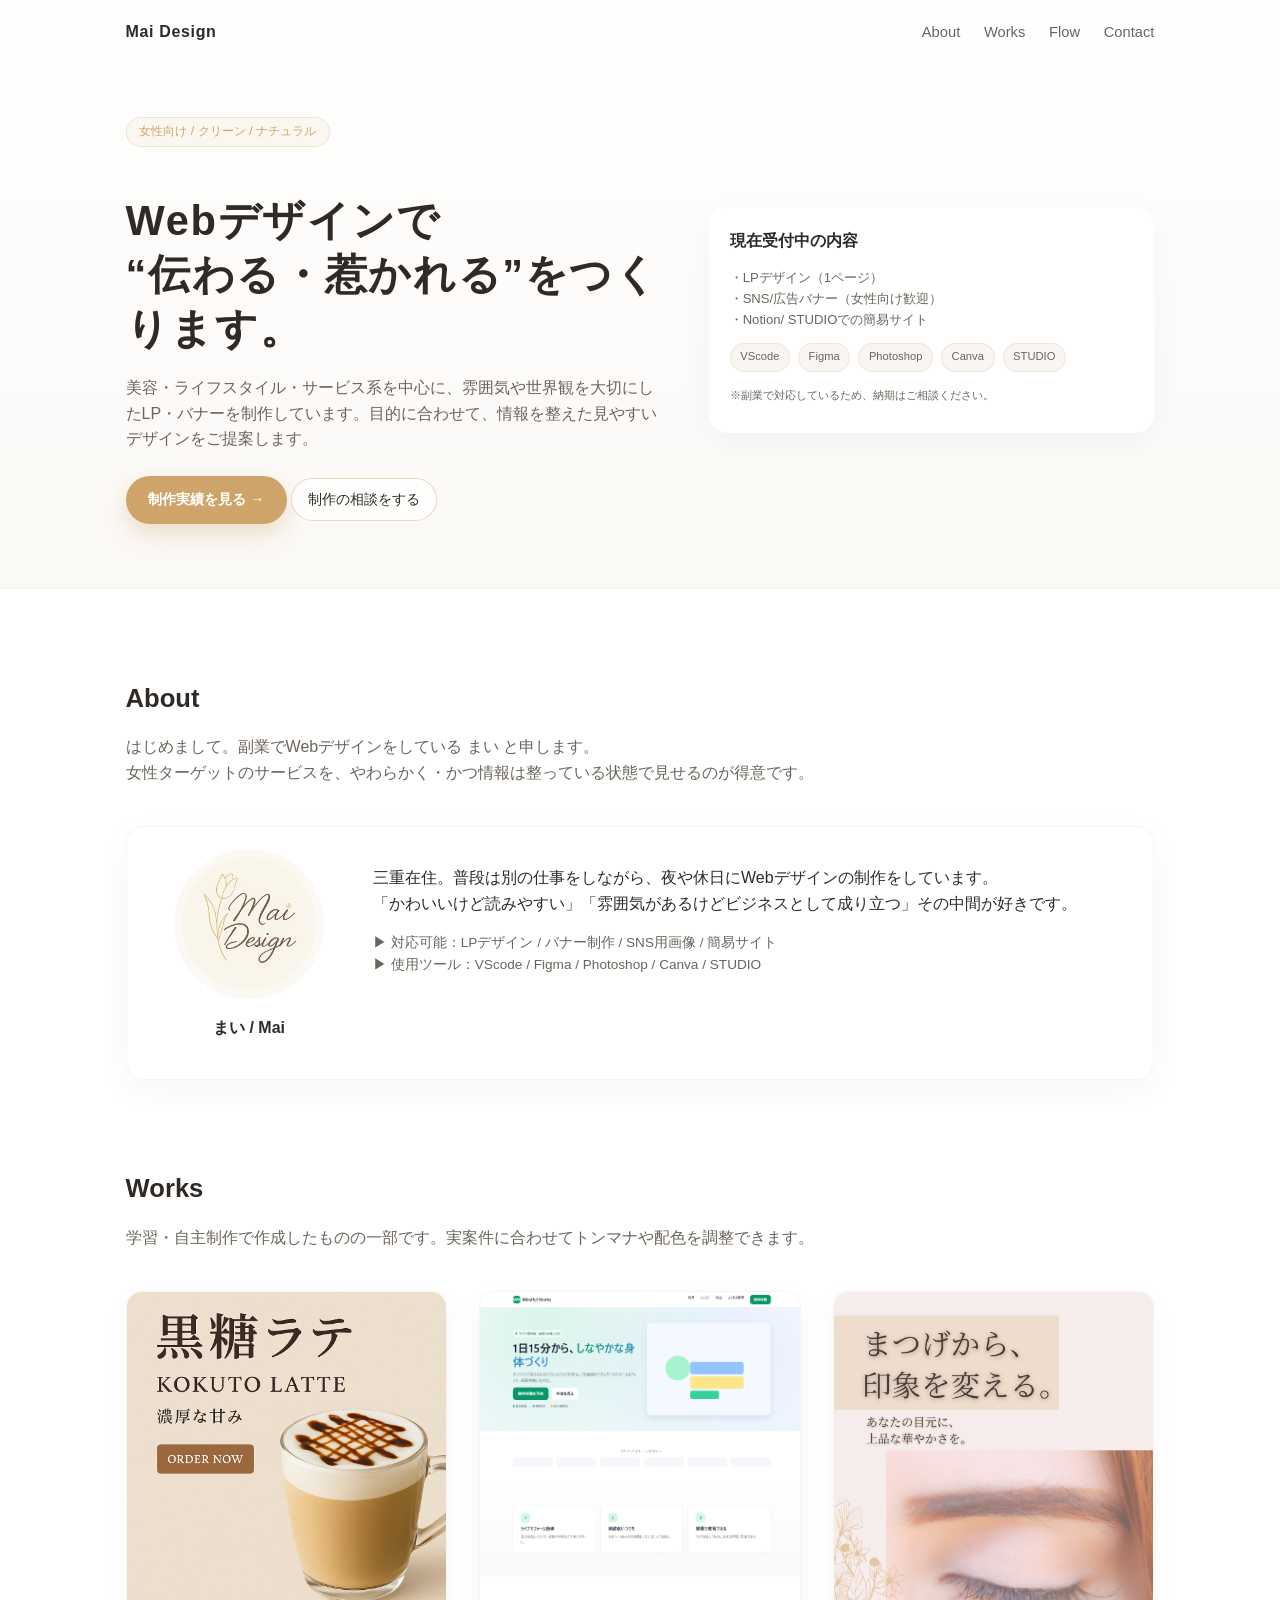
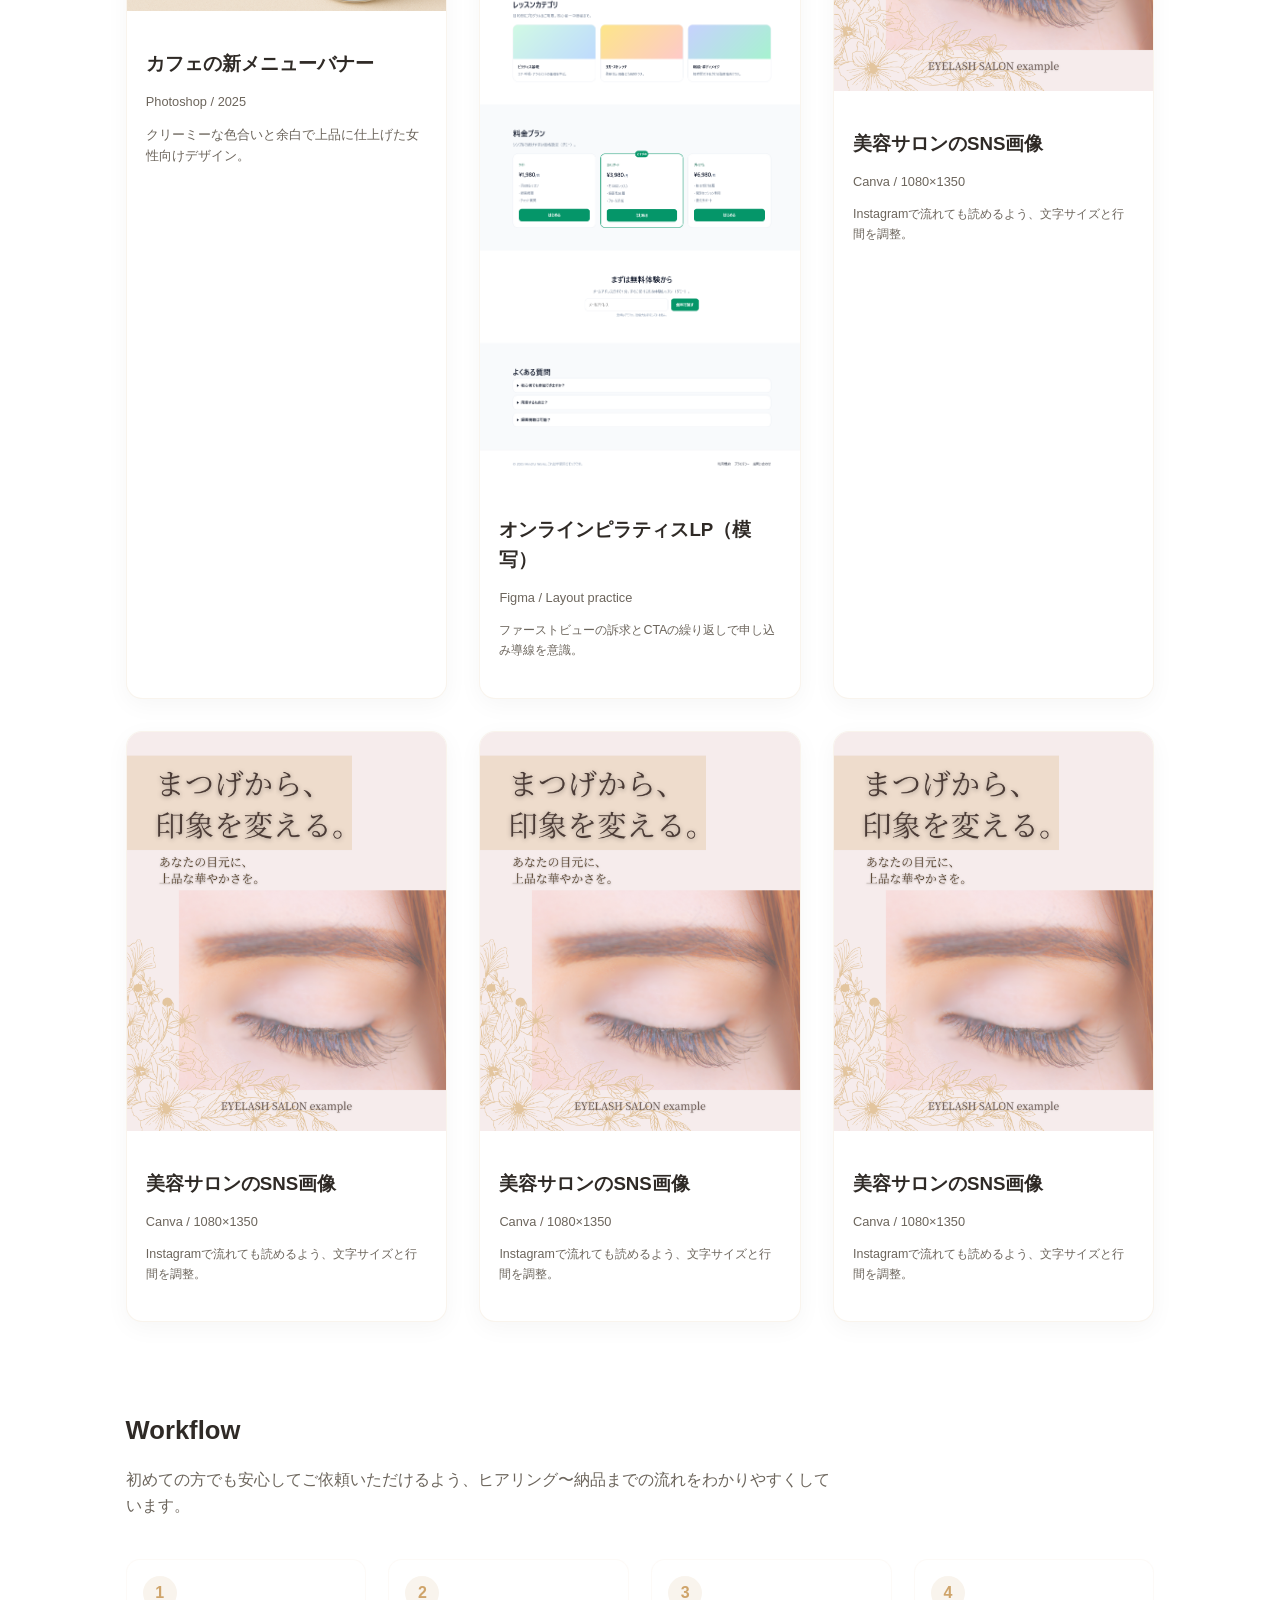
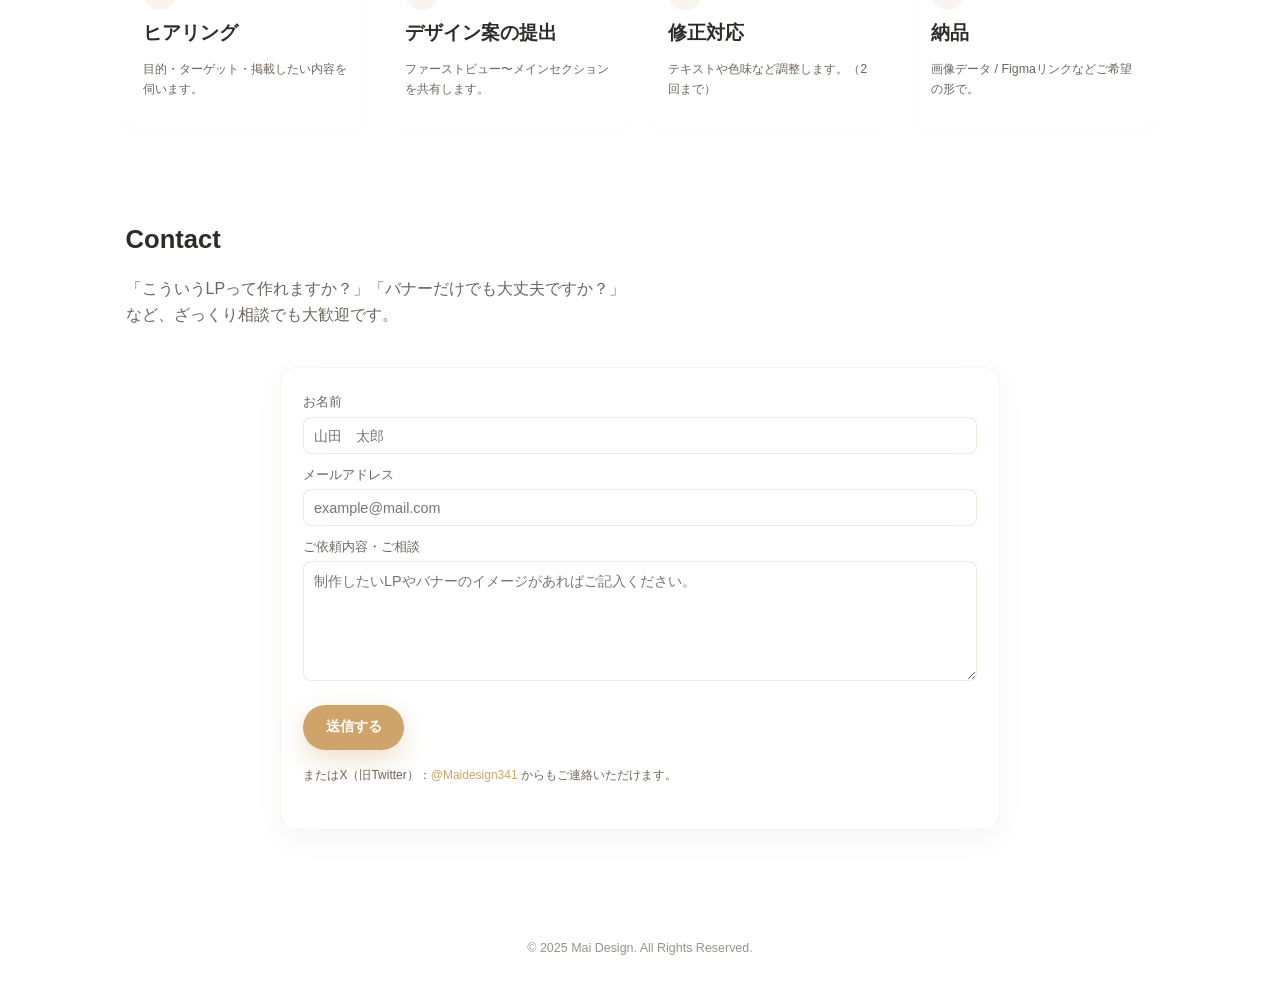
<file: portfolio/index.html>
<!DOCTYPE html>
<html lang="ja">
<head>
  <meta charset="UTF-8" />
  <title>Mai Design | Webポートフォリオ</title>
  <meta name="viewport" content="width=device-width, initial-scale=1" />
  <meta name="description" content="女性向け・やわらかい・クリーンなWebデザインを制作します。バナー・LP・SNSデザイン対応。">
  <link href="css/mypf.css" rel="stylesheet" type="text/css" media="all">
</head>
<body>
  <header id="top">
    <div class="nav">
      <div class="logo">Mai Design</div>
      <div class="nav-links">
        <a href="#about">About</a>
        <a href="#works">Works</a>
        <a href="#flow">Flow</a>
        <a href="#contact">Contact</a>
      </div>
    </div>
    <div class="hero">
      <div>
        <div class="hero-badge">女性向け / クリーン / ナチュラル</div>
        <h1 class="hero-title">Webデザインで<br>“伝わる・惹かれる”をつくります。</h1>
        <p class="hero-sub">美容・ライフスタイル・サービス系を中心に、雰囲気や世界観を大切にしたLP・バナーを制作しています。目的に合わせて、情報を整えた見やすいデザインをご提案します。</p>
        <a href="#works" class="btn-primary">制作実績を見る →</a>
        <a href="#contact" class="btn-secondary">制作の相談をする</a>
      </div>
      <div class="hero-card">
        <div class="hero-card-title">現在受付中の内容</div>
        <p style="font-size:.82rem; color:var(--sub); margin-bottom:.8rem;">
          ・LPデザイン（1ページ）<br>
          ・SNS/広告バナー（女性向け歓迎）<br>
          ・Notion/ STUDIOでの簡易サイト
        </p>
        <div class="skill-badges">
          <span class="skill">VScode</span>
          <span class="skill">Figma</span>
          <span class="skill">Photoshop</span>
          <span class="skill">Canva</span>
          <span class="skill">STUDIO</span>
        </div>
        <p style="font-size:.7rem; color:var(--sub);">※副業で対応しているため、納期はご相談ください。</p>
      </div>
    </div>
  </header>

  <main>
    <!-- About -->
    <section class="section" id="about">
      <h2 class="section-title">About</h2>
      <p class="section-lead">はじめまして。副業でWebデザインをしている まい と申します。<br>女性ターゲットのサービスを、やわらかく・かつ情報は整っている状態で見せるのが得意です。</p>
      <div class="about-wrap">
        <div style="text-align:center">
          <!-- プロフィール画像 -->
          <img src="img/maidesignlogo.png" alt="profile" class="profile-img">
          <p style="font-weight:600; margin-top:.5rem;">まい / Mai</p>
        </div>
        <div>
          <p>
            三重在住。普段は別の仕事をしながら、夜や休日にWebデザインの制作をしています。<br>
            「かわいいけど読みやすい」「雰囲気があるけどビジネスとして成り立つ」その中間が好きです。
          </p>
          <p style="font-size:.85rem; color:var(--sub);">
            ▶ 対応可能：LPデザイン / バナー制作 / SNS用画像 / 簡易サイト<br>
            ▶ 使用ツール：VScode / Figma / Photoshop / Canva / STUDIO
          </p>
        </div>
      </div>
    </section>

    <!-- Works -->
    <section class="section" id="works">
      <h2 class="section-title">Works</h2>
      <p class="section-lead">学習・自主制作で作成したものの一部です。実案件に合わせてトンマナや配色を調整できます。</p>
      <div class="works-grid">
        <div class="work-card">
          <div class="work-thumb">
            <img src="img/cafe.png" alt="カフェの新メニューバナー">
          </div>
          <div class="work-body">
            <h3 class="work-title">カフェの新メニューバナー</h3>
            <p class="work-meta">Photoshop / 2025</p>
            <p>クリーミーな色合いと余白で上品に仕上げた女性向けデザイン。</p>
          </div>
        </div>
        <article class="work-card">
          <div class="work-thumb">
            <img src="img/LP.png" alt="LP">
          </div>
          <div class="work-body">
            <h3 class="work-title">オンラインピラティスLP（模写）</h3>
            <p class="work-meta">Figma / Layout practice</p>
            <p style="font-size:.78rem; color:var(--sub);">ファーストビューの訴求とCTAの繰り返しで申し込み導線を意識。</p>
          </div>
        </article>
        <article class="work-card">
          <div class="work-thumb">
            <img src="img/SNS.png" alt="SNS">
          </div>
          <div class="work-body">
            <h3 class="work-title">美容サロンのSNS画像</h3>
            <p class="work-meta">Canva / 1080×1350</p>
            <p style="font-size:.78rem; color:var(--sub);">Instagramで流れても読めるよう、文字サイズと行間を調整。</p>
          </div>
        </article>
        <article class="work-card">
          <div class="work-thumb">
            <img src="img/SNS.png" alt="SNS">
          </div>
          <div class="work-body">
            <h3 class="work-title">美容サロンのSNS画像</h3>
            <p class="work-meta">Canva / 1080×1350</p>
            <p style="font-size:.78rem; color:var(--sub);">Instagramで流れても読めるよう、文字サイズと行間を調整。</p>
          </div>
        </article>
        <article class="work-card">
          <div class="work-thumb">
            <img src="img/SNS.png" alt="SNS">
          </div>
          <div class="work-body">
            <h3 class="work-title">美容サロンのSNS画像</h3>
            <p class="work-meta">Canva / 1080×1350</p>
            <p style="font-size:.78rem; color:var(--sub);">Instagramで流れても読めるよう、文字サイズと行間を調整。</p>
          </div>
        </article>
        <article class="work-card">
          <div class="work-thumb">
            <img src="img/SNS.png" alt="SNS">
          </div>
          <div class="work-body">
            <h3 class="work-title">美容サロンのSNS画像</h3>
            <p class="work-meta">Canva / 1080×1350</p>
            <p style="font-size:.78rem; color:var(--sub);">Instagramで流れても読めるよう、文字サイズと行間を調整。</p>
          </div>
        </article>
      </div>
    </section>

    <!-- Workflow -->
    <section class="section" id="flow">
      <h2 class="section-title">Workflow</h2>
      <p class="section-lead">初めての方でも安心してご依頼いただけるよう、ヒアリング〜納品までの流れをわかりやすくしています。</p>
      <div class="workflow-list">
        <div class="flow-item">
          <div class="flow-num">1</div>
          <h3 style="margin:0 0 .4rem;">ヒアリング</h3>
          <p style="font-size:.78rem; color:var(--sub);">目的・ターゲット・掲載したい内容を伺います。</p>
        </div>
        <div class="flow-item">
          <div class="flow-num">2</div>
          <h3 style="margin:0 0 .4rem;">デザイン案の提出</h3>
          <p style="font-size:.78rem; color:var(--sub);">ファーストビュー〜メインセクションを共有します。</p>
        </div>
        <div class="flow-item">
          <div class="flow-num">3</div>
          <h3 style="margin:0 0 .4rem;">修正対応</h3>
          <p style="font-size:.78rem; color:var(--sub);">テキストや色味など調整します。（2回まで）</p>
        </div>
        <div class="flow-item">
          <div class="flow-num">4</div>
          <h3 style="margin:0 0 .4rem;">納品</h3>
          <p style="font-size:.78rem; color:var(--sub);">画像データ / Figmaリンクなどご希望の形で。</p>
        </div>
      </div>
    </section>

    <!-- Contact -->
    <section class="section" id="contact">
      <h2 class="section-title">Contact</h2>
      <p class="section-lead">「こういうLPって作れますか？」「バナーだけでも大丈夫ですか？」<br>など、ざっくり相談でも大歓迎です。</p>
      <div class="contact-box">
        <form class="contact-form">
          <label for="name">お名前</label>
          <input type="text" id="name" name="name" placeholder="山田　太郎">
          <label for="email">メールアドレス</label>
          <input type="email" id="email" name="email" placeholder="example@mail.com">
          <label for="msg">ご依頼内容・ご相談</label>
          <textarea id="msg" name="msg" placeholder="制作したいLPやバナーのイメージがあればご記入ください。"></textarea>
          <button type="submit" class="btn-primary" style="border:none; cursor:pointer; margin-top:.4rem;">送信する</button>
        </form>
        <p style="font-size:.75rem; color:var(--sub); margin-top:1rem;">
          またはX（旧Twitter）：<a href="https://x.com/Maidesign341" style="color:var(--accent);">@Maidesign341</a> からもご連絡いただけます。
        </p>
      </div>
    </section>
  </main>

  <footer>
    © 2025 Mai Design. All Rights Reserved.
  </footer>
</body>
</html>
</file>
<file: portfolio/css/mypf.css>
:root {
      --bg: #ffffff;
      --bg-soft: #f7f3ef;
      --text: #2f2a26;
      --sub: #6c655c;
      --accent: #cfa46a; /* ゴールド寄り */
      --accent-light: rgba(207,164,106,0.12);
      --radius: 14px;
      --shadow: 0 10px 35px rgba(0,0,0,0.04);
    }
    * {
      box-sizing: border-box;
    }
    body {
      margin: 0;
      font-family: -apple-system, BlinkMacSystemFont, "Segoe UI", "Hiragino Sans", "Hiragino Kaku Gothic ProN", "Noto Sans JP", sans-serif;
      background: var(--bg);
      color: var(--text);
      line-height: 1.6;
    }
    a {
      text-decoration: none;
      color: inherit;
    }
    header {
      background: linear-gradient(180deg, #fff 0%, #fbf9f6 100%);
      border-bottom: 1px solid rgba(207,164,106,0.15);
    }
    .nav {
      max-width: 1080px;
      margin: 0 auto;
      padding: 1.2rem 1.6rem 0;
      display: flex;
      justify-content: space-between;
      align-items: center;
      gap: 1rem;
    }
    .logo {
      font-weight: 600;
      letter-spacing: .04em;
    }
    .nav-links a {
      margin-left: 1.2rem;
      font-size: 0.92rem;
      color: var(--sub);
    }
    .hero {
      max-width: 1080px;
      margin: 0 auto;
      padding: 4.5rem 1.6rem 4rem;
      display: grid;
      grid-template-columns: 1.1fr .9fr;
      gap: 2.5rem;
      align-items: center;
    }
    .hero-title {
      font-size: clamp(2.2rem, 4vw, 2.6rem);
      font-weight: 600;
      letter-spacing: .04em;
      line-height: 1.3;
      margin-bottom: 1.2rem;
    }
    .hero-sub {
      color: var(--sub);
      max-width: 34rem;
      margin-bottom: 1.5rem;
    }
    .btn-primary {
      display: inline-flex;
      align-items: center;
      gap: .5rem;
      background: var(--accent);
      color: #fff;
      padding: .75rem 1.4rem .82rem;
      border-radius: 999px;
      font-weight: 600;
      font-size: 0.9rem;
      box-shadow: 0 9px 25px rgba(207,164,106,0.35);
    }
    .btn-secondary {
      display: inline-flex;
      align-items: center;
      gap: .4rem;
      padding: .6rem 1rem;
      border-radius: 999px;
      border: 1px solid rgba(207,164,106,0.4);
      color: var(--text);
      background: rgba(255,255,255,0.7);
      font-size: 0.85rem;
    }
    .hero-badge {
      display: inline-block;
      background: rgba(207,164,106,0.08);
      color: var(--accent);
      border: 1px solid rgba(207,164,106,0.25);
      padding: .25rem .8rem;
      border-radius: 999px;
      font-size: 0.78rem;
      margin-bottom: 1.2rem;
    }
    .hero-card {
      background: #fff;
      border: 1px solid rgba(255,255,255,0.2);
      border-radius: 18px;
      padding: 1.2rem 1.2rem 1rem;
      box-shadow: var(--shadow);
    }
    .hero-card-title {
      font-weight: 600;
      margin-bottom: .6rem;
    }
    .skill-badges {
      display: flex;
      gap: .5rem;
      flex-wrap: wrap;
      margin-bottom: .9rem;
    }
    .skill {
      background: rgba(247,243,239,0.8);
      border: 1px solid rgba(207,164,106,0.2);
      padding: .25rem .6rem .35rem;
      border-radius: 999px;
      font-size: .7rem;
      color: var(--sub);
    }
    .section {
      max-width: 1080px;
      margin: 0 auto;
      padding: 4.2rem 1.6rem 0;
    }
    .section-title {
      font-size: 1.6rem;
      margin-bottom: .7rem;
    }
    .section-lead {
      color: var(--sub);
      margin-bottom: 2.5rem;
      max-width: 44rem;
    }
    .about-wrap {
      background: #fff;
      border: 1px solid rgba(207,164,106,0.12);
      border-radius: 18px;
      box-shadow: var(--shadow);
      padding: 1.4rem 1.4rem 1.4rem;
      display: grid;
      grid-template-columns: 200px 1fr;
      gap: 1.5rem;
    }
    .profile-img {
      width: 150px;
      height: 150px;
      border-radius: 999px;
      background: #ddd;
      object-fit: cover;
    }
    /* ==== Worksセクション改良 ==== */
    .works-grid {
      display: grid;
      grid-template-columns: repeat(auto-fit, minmax(300px, 1fr));
      gap: 2rem;
    }

    .work-card {
      background: #fff;
      border: 1px solid rgba(207,164,106,0.12);
      border-radius: 16px;
      overflow: hidden;
      box-shadow: 0 6px 25px rgba(0,0,0,0.04);
      transition: transform 0.25s ease, box-shadow 0.25s ease;
    }

    .work-card:hover {
      transform: translateY(-4px);
      box-shadow: 0 10px 35px rgba(0,0,0,0.08);
    }

    .work-thumb img {
      width: 100%;
      height: auto;
      display: block;
      object-fit: cover;
    }

    .work-body {
      padding: 1.2rem 1.2rem 1.5rem;
      text-align: left;
    }

    .work-title {
      font-weight: 600;
      margin-bottom: 0.3rem;
      color: #2f2a26;
    }

    .work-meta {
      font-size: 0.75rem;
      color: #7c6f65;
      margin-bottom: 0.6rem;
    }

    .work-body p {
      font-size: 0.8rem;
      color: #6c655c;
      line-height: 1.6;
    }

    .workflow-list {
      display: grid;
      grid-template-columns: repeat(auto-fit, minmax(180px, 1fr));
      gap: 1.4rem;
    }
    .flow-item {
      background: #fff;
      border: 1px solid rgba(207,164,106,0.05);
      border-radius: 14px;
      padding: 1rem 1rem 1.1rem;
    }
    .flow-num {
      width: 34px;
      height: 34px;
      border-radius: 999px;
      background: rgba(207,164,106,0.12);
      display: flex;
      align-items: center;
      justify-content: center;
      font-weight: 600;
      margin-bottom: .5rem;
      color: var(--accent);
    }
    .contact-box {
      background: #fff;
      border: 1px solid rgba(207,164,106,0.12);
      border-radius: 16px;
      box-shadow: var(--shadow);
      padding: 1.5rem 1.4rem 2rem;
      max-width: 720px;
      margin: 0 auto 4rem;
    }
    .contact-form label {
      display: block;
      font-size: .8rem;
      margin-bottom: .25rem;
      color: var(--sub);
    }
    .contact-form input,
    .contact-form textarea {
      width: 100%;
      padding: .6rem .6rem;
      border: 1px solid rgba(207,164,106,0.25);
      border-radius: 8px;
      margin-bottom: .65rem;
      font-size: .9rem;
      font-family: inherit;
      background: rgba(255,255,255,0.8);
    }
    .contact-form textarea {
      min-height: 120px;
      resize: vertical;
    }
    footer {
      text-align: center;
      padding: 2.8rem 1.6rem 3rem;
      color: #9a938b;
      font-size: .78rem;
    }
    @media (max-width: 920px) {
      .hero {
        grid-template-columns: 1fr;
      }
      .about-wrap {
        grid-template-columns: 1fr;
      }
      .nav-links {
        display: none;
      }
    }
</file>
